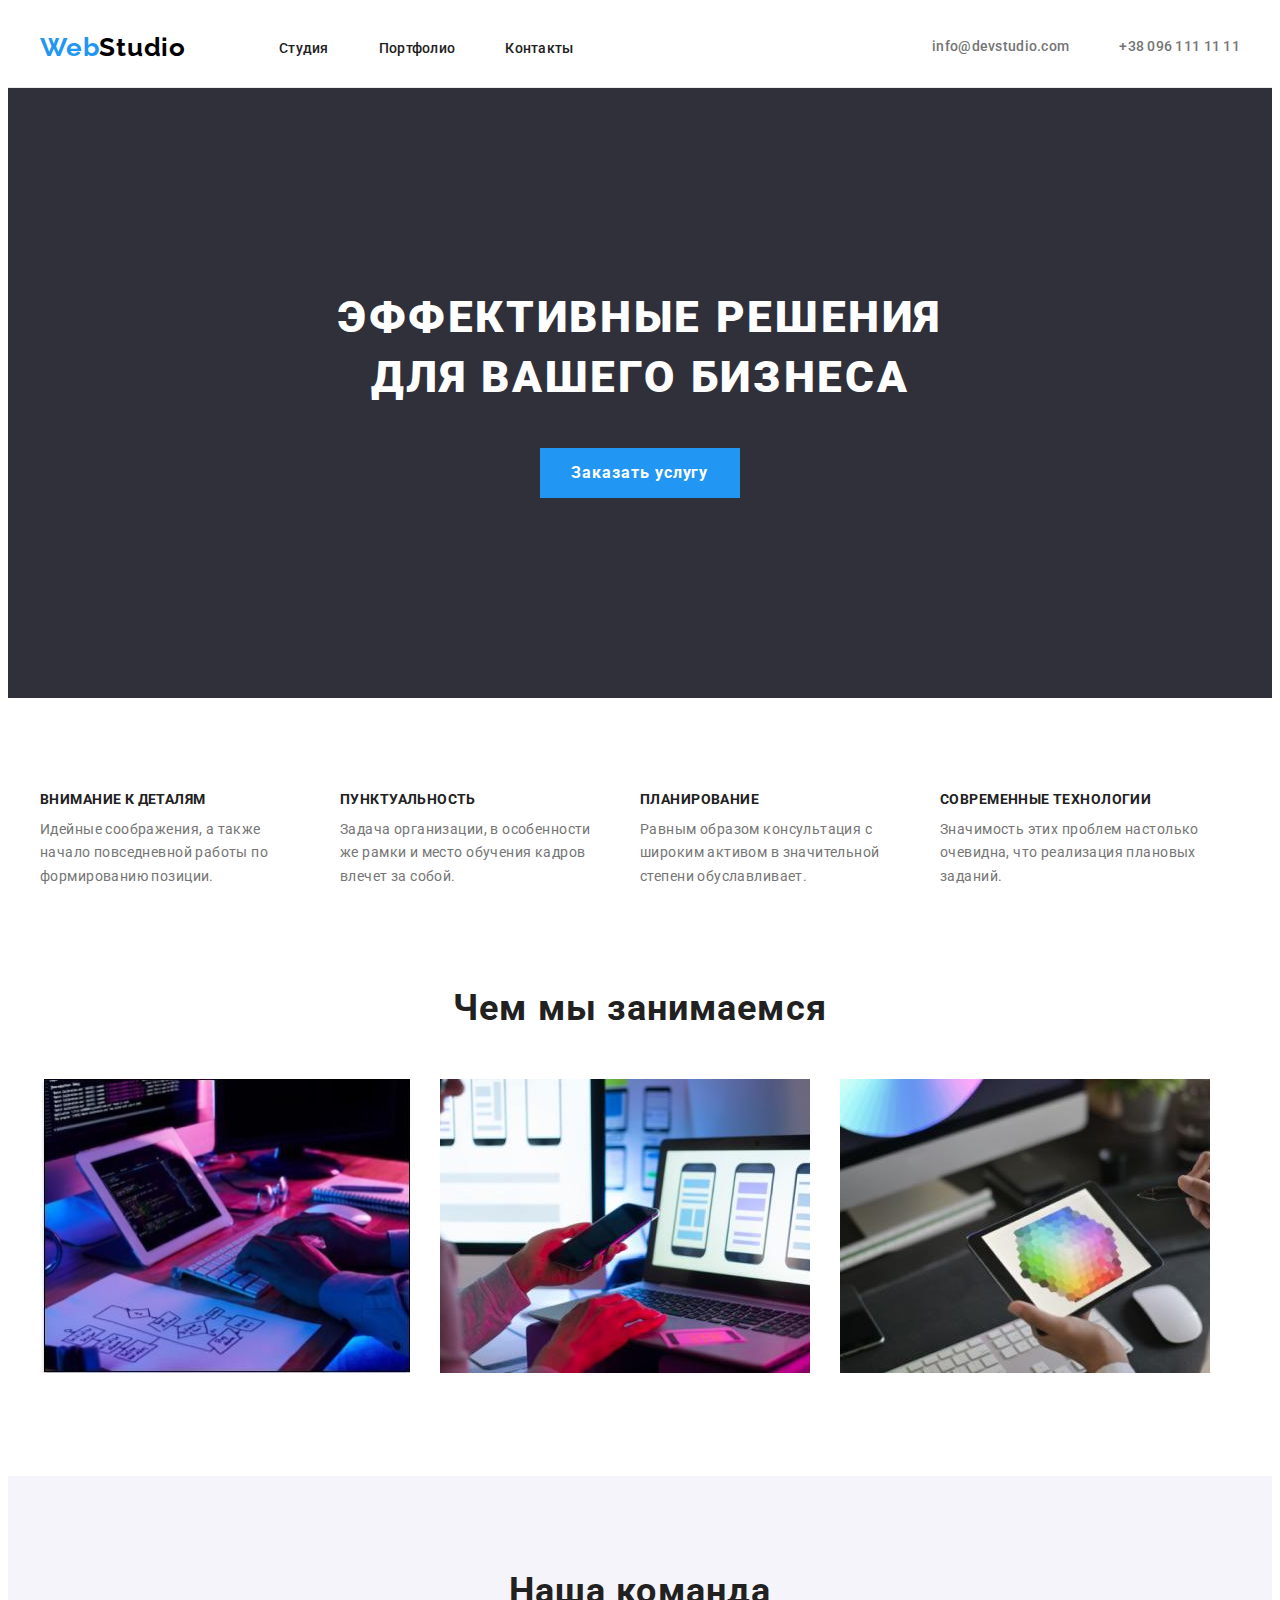
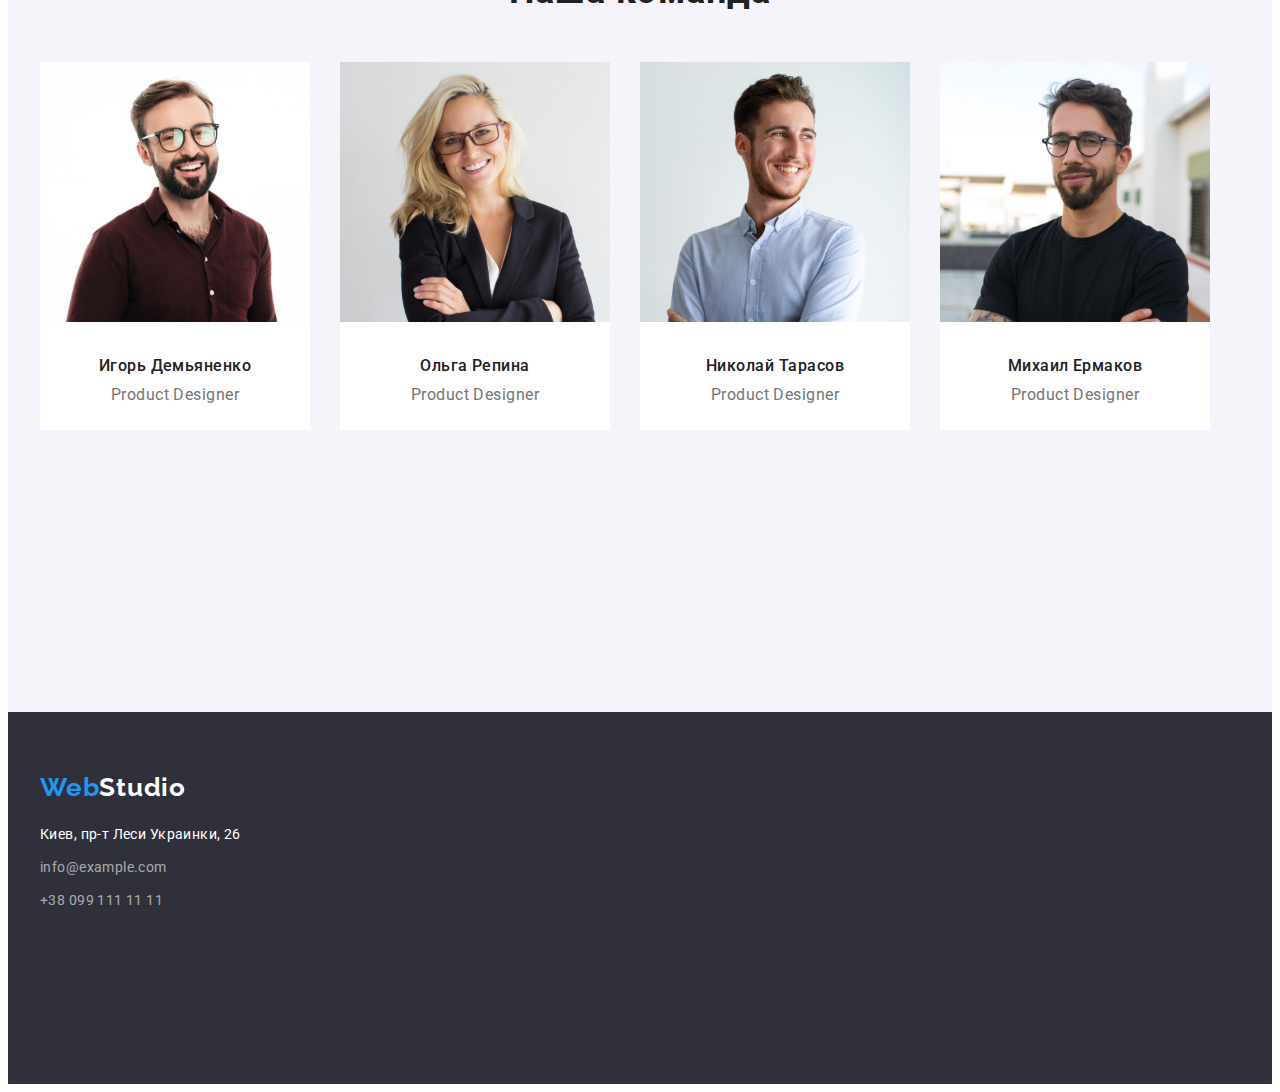
<file: index.html>
<!DOCTYPE html>
<html lang="ru">
<head>
    <meta charset="UTF-8">
    <meta http-equiv="X-UA-Compatible" content="IE=edge">
    <meta name="viewport" content="width=device-width, initial-scale=1.0">
    <title>Студия</title>
    <link rel="preconnect" href="https://fonts.googleapis.com">
    <link rel="preconnect" href="https://fonts.gstatic.com" crossorigin>
    <link href="https://fonts.googleapis.com/css2?family=Raleway:wght@700&family=Roboto:wght@400;500;700;900&display=swap"
        rel="stylesheet">
    <link rel="stylesheet" href="https://cdnjs.cloudflare.com/ajax/libs/modern-normalize/1.1.0/modern-normalize.min.css"
        integrity="sha512-wpPYUAdjBVSE4KJnH1VR1HeZfpl1ub8YT/NKx4PuQ5NmX2tKuGu6U/JRp5y+Y8XG2tV+wKQpNHVUX03MfMFn9Q=="
        crossorigin="anonymous" referrerpolicy="no-referrer" />
    <link rel="stylesheet" href="./css/styles.css">
</head>
<body>
    <header class="header">
        <div class="container header-container">
        <nav class="header-nav">
            <a class="link header-logo" href="" lang="en"><span class="logo-web">Web</span><span class="logo-studio-dark">Studio</span></a>
            <ul class="list menu-list">
                <li class="list-item">
                    <a class="menu-link link" href="index.html">Студия</a>
                </li>
                <li class="list-item">
                    <a class="menu-link link" href="portfolio.html">Портфолио</a>
                </li>
                <li class="list-item">
                    <a class="menu-link link" href="#contacts">Контакты</a>
                </li>
            </ul>
        </nav>
        <div class="header-contacts">
            <a class="header-mail link" href="mailto:info@devstudio.com">info@devstudio.com</a>
            <a class="header-tel link" href="tel:+380961111111">+38 096 111 11 11</a>
        </div>
        </div>
    </header>
    <main class="maim">
        <section class="main-section">
            <h1 class="main-title">Эффективные решения для вашего бизнеса</h1>
            <div class="button">
                <button class="btn btn-main" type="button">Заказать услугу</button>
            </div>
        </section>
        <section class="about section">
            <div class="container">
                <h2 class="about-title visually-hidden">About us</h2>
                <ul class="about-list list">
                    <li class="about-item">
                        <h3 class="about-main-text">Внимание к деталям</h3>
                        <p class="about-sec-text">Идейные соображения, а также начало повседневной работы по формированию позиции.</p>
                    </li>
                    <li class="about-item">
                        <h3 class="about-main-text">Пунктуальность</h3>
                        <p class="about-sec-text">Задача организации, в особенности же рамки и место обучения кадров влечет за собой.
                        </p>
                    </li>
                    <li class="about-item">
                        <h3 class="about-main-text">Планирование</h3>
                        <p class="about-sec-text">Равным образом консультация с широким активом в значительной степени обуславливает.
                        </p>
                    </li>
                    <li class="about-item">
                        <h3 class="about-main-text">Современные технологии</h3>
                        <p class="about-sec-text">Значимость этих проблем настолько очевидна, что реализация плановых заданий.</p>
                    </li>
                </ul>
            </div>
        </section>
        <section class="wwd">
            <div class="section-title container">
                <h2 class="wwd-title">Чем мы занимаемся</h2>
                <ul class="wwd-list list">
                    <li class="wwd-item">
                        <img src="./img/work-on-keybord.jpg" alt="написание текста"
                        width="370"
                        height="294">
                    </li>
                    <li class="wwd-item">
                        <img src="./img/sckan-phone.jpg" alt="сканирование телефона"
                        width="370"
                        height="294">
                    </li>
                    <li class="wwd-item">
                        <img src="./img/create-color.jpg" alt="создание цвета"
                        width="370"
                        height="294">
                    </li>
                </ul>
            </div>
        </section>
        <section class="team section">
            <div class="container team-container">
                <div  class="section-title-team">
                    <h2 class="team-title">Наша команда</h2>
                </div>
                <ul class="team-list list">
                    <li class="team-link">
                        <img src="./img/worker-1.jpg" alt="Работник Игорь" width="270" height="260">
                        <div class="team-text">
                            <h3 class="team-name">Игорь Демьяненко</h3>
                            <p class="team-work" lang="en">Product Designer</p>
                        </div>
                    </li>
                    <li class="team-link">
                        <img src="./img/worker-2.jpg" alt="Работник Ольга" width="270" height="260">
                        <div class="team-text">
                            <h3 class="team-name">Ольга Репина</h3>
                            <p class="team-work" lang="en">Product Designer</p>
                        </div>
                    </li>
                    <li class="team-link">
                        <img src="./img/worker-3.jpg" alt="Работник Николай" width="270" height="260">
                        <div class="team-text">
                            <h3 class="team-name">Николай Тарасов</h3>
                            <p class="team-work" lang="en">Product Designer</p>
                        </div>
                    </li>
                    <li class="team-link">
                        <img src="./img/worker-4.jpg" alt="Работник Михаил" width="270" height="260">
                        <div class="team-text">
                            <h3 class="team-name">Михаил Ермаков</h3>
                            <p class="team-work" lang="en">Product Designer</p>
                        </div>
                    </li>
                </ul>
            </div>
            
        </section>
    </main>
    <footer class="footer" id="contacts">
        <div class="container footer-container">
            <div class="logo-footer">
                <a class="link" href="" lang="en"><span class="logo-web">Web</span><span
                        class="logo-studio-light">Studio</span></a>
            </div>
            <address class="adrs">
                <ul class="adrs-list list">
                    <li class="adrs-item">
                        <a class="adrs-link-map link" href="http://goo.gl/maps/uyyySEDAF5n8Mbhi7" target="_blank"
                            rel="noopener noreferrer">Киев, пр-т Леси Украинки, 26</a>
                    </li>
                    <li class="adrs-item">
                        <a class="adrs-link-contacts link" href="mailto:info@example.com">info@example.com</a>
                    </li>
                    <li class="adrs-item">
                        <a class="adrs-link-contacts link" href="tel:+380991111111">+38 099 111 11 11</a>
                    </li>
                </ul>
            </address>
        </div>
    </footer>
</body>
</html>
</file>
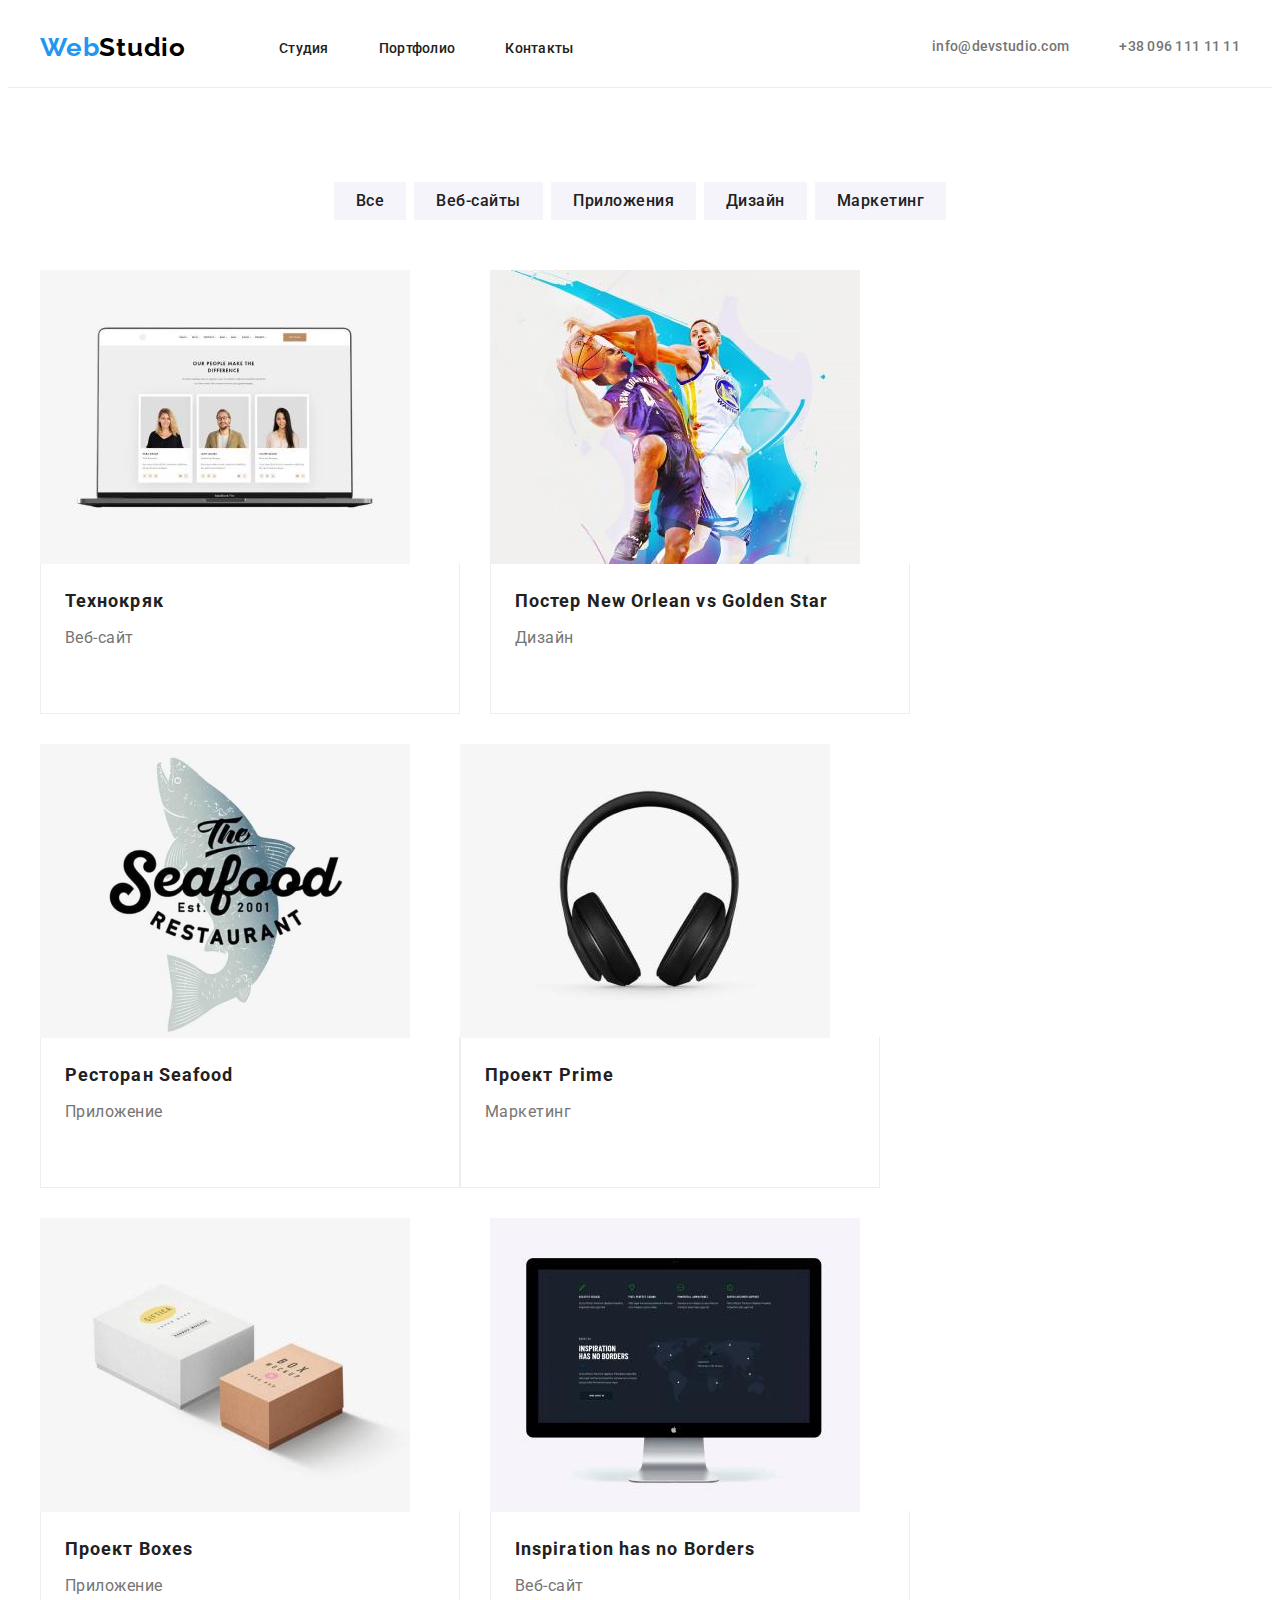
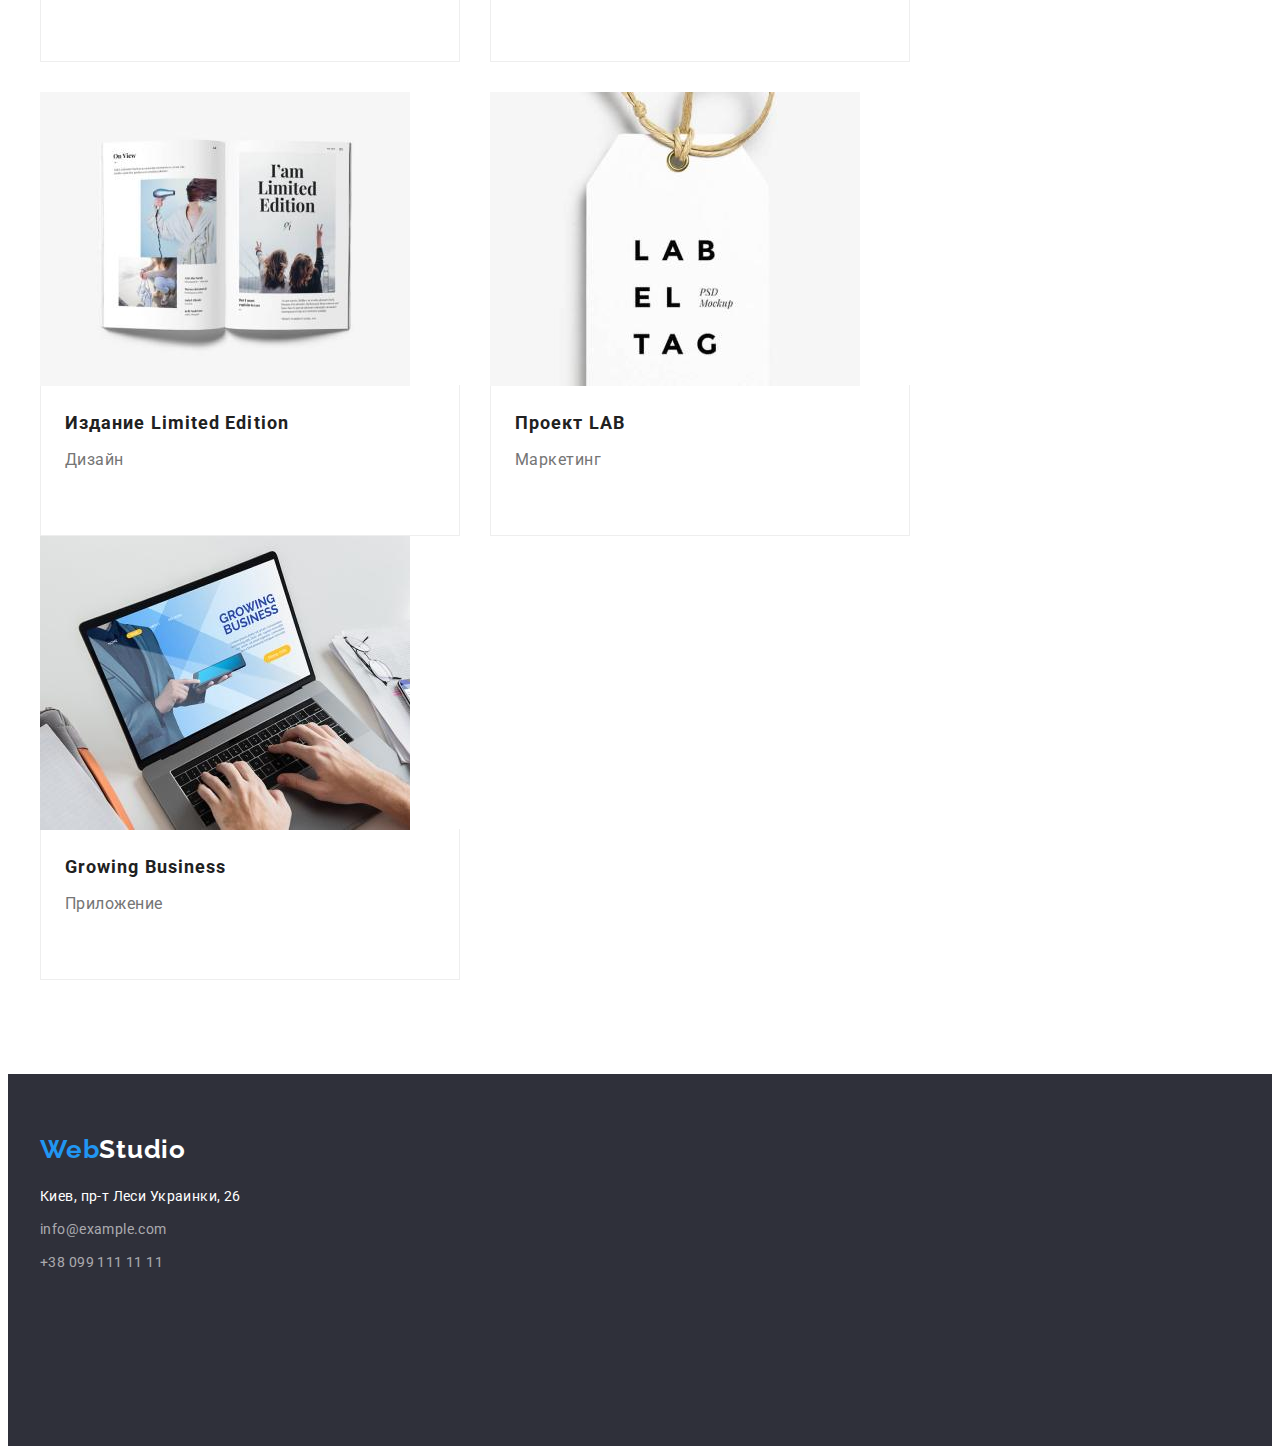
<file: portfolio.html>
<!DOCTYPE html>
<html lang="ru">

<head>
    <meta charset="UTF-8">
    <meta http-equiv="X-UA-Compatible" content="IE=edge">
    <meta name="viewport" content="width=device-width, initial-scale=1.0">
    <title>Портфолио</title>
    <link rel="preconnect" href="https://fonts.googleapis.com">
    <link rel="preconnect" href="https://fonts.gstatic.com" crossorigin>
    <link
        href="https://fonts.googleapis.com/css2?family=Raleway:wght@700&family=Roboto:wght@400;500;700;900&display=swap"
        rel="stylesheet">
    <link rel="stylesheet" href="https://cdnjs.cloudflare.com/ajax/libs/modern-normalize/1.1.0/modern-normalize.min.css"
        integrity="sha512-wpPYUAdjBVSE4KJnH1VR1HeZfpl1ub8YT/NKx4PuQ5NmX2tKuGu6U/JRp5y+Y8XG2tV+wKQpNHVUX03MfMFn9Q=="
        crossorigin="anonymous" referrerpolicy="no-referrer" />
    <link rel="stylesheet" href="./css/styles.css">
</head>

<body>
    <header class="header">
        <div class="container header-container">
            <nav class="header-nav">
                <a class="link header-logo" href="" lang="en"><span class="logo-web">Web</span><span
                        class="logo-studio-dark">Studio</span></a>
                <ul class="list menu-list">
                    <li class="list-item">
                        <a class="menu-link link" href="index.html">Студия</a>
                    </li>
                    <li class="list-item">
                        <a class="menu-link link" href="portfolio.html">Портфолио</a>
                    </li>
                    <li class="list-item">
                        <a class="menu-link link" href="#contacts">Контакты</a>
                    </li>
                </ul>
            </nav>
            <div class="header-contacts">
                <a class="header-mail link" href="mailto:info@devstudio.com">info@devstudio.com</a>
                <a class="header-tel link" href="tel:+380961111111">+38 096 111 11 11</a>
            </div>
        </div>
    </header>
    <main class="">
        <h1 class="visually-hidden">Портфолио</h1>
        <section class="portfolio section">
           <div class="container">
                <ul class="portfolio-btn-list list">
                    <li class="portfolio-btn-item">
                        <button class="btn btn-portfolio" type="button">Все</button>
                    </li>
                    <li class="portfolio-btn-item">
                        <button class="btn btn-portfolio btn-web" type="button">Веб-сайты</button>
                    </li>
                    <li class="portfolio-btn-item">
                        <button class="btn btn-portfolio" type="button">Приложения</button>
                    </li>
                    <li class="portfolio-btn-item">
                        <button class="btn btn-portfolio" type="button">Дизайн</button>
                    </li>
                    <li class="portfolio-btn-item">
                        <button class="btn btn-portfolio" type="button">Маркетинг</button>
                    </li>
                </ul>
                <ul class="portfolio-list list" id="portfolio">
                    <li class="portfolio-item">
                        <img src="./img/project-1.jpg" alt="Ноутбук" width="370" height="294">
                        <div class="foto-item">
                            <h3 class="foto-title">Технокряк</h3>
                            <p class="foto-text">Веб-сайт</p>
                        </div>
                    </li>
                    <li class="portfolio-item">
                        <img src="./img/project-2.jpg" alt="Постер" width="370" height="294">
                        <div class="foto-item">
                            <h3 class="foto-title">Постер New Orlean vs Golden Star</h3>
                            <p class="foto-text">Дизайн</p>
                        </div>
                    </li>
                    <li class="portfolio-item">
                        <img src="./img/project-3.jpg" alt="Ресторан" width="370" height="294">
                        <div class="foto-item">
                            <h3 class="foto-title">Ресторан Seafood</h3>
                            <p class="foto-text">Приложение</p>
                        </div>
                    </li>
                    <li class="portfolio-item">
                        <img src="./img/project-4.jpg" alt="Наушники" width="370" height="294">
                        <div class="foto-item">
                            <h3 class="foto-title">Проект Prime</h3>
                            <p class="foto-text">Маркетинг</p>
                        </div>
                    </li>
                    <li class="portfolio-item">
                        <img src="./img/project-5.jpg" alt="Коробки" width="370" height="294">
                        <div class="foto-item">
                            <h3 class="foto-title">Проект Boxes</h3>
                            <p class="foto-text">Приложение</p>
                        </div>
                    </li>
                    <li class="portfolio-item">
                        <img src="./img/project-6.jpg" alt="Монитор" width="370" height="294">
                        <div class="foto-item">
                            <h3 class="foto-title" lang="en">Inspiration has no Borders</h3>
                            <p class="foto-text">Веб-сайт</p>
                        </div>
                    </li>
                    <li class="portfolio-item">
                        <img src="./img/project-7.jpg" alt="Журнал" width="370" height="294">
                        <div class="foto-item">
                            <h3 class="foto-title">Издание Limited Edition</h3>
                            <p class="foto-text">Дизайн</p>
                        </div>
                    </li>
                    <li class="portfolio-item">
                        <img src="./img/project-8.jpg" alt="Бирка" width="370" height="294">
                        <div class="foto-item">
                            <h3 class="foto-title">Проект LAB</h3>
                            <p class="foto-text">Маркетинг</p>
                        </div>
                    </li>
                    <li class="portfolio-item">
                        <img src="./img/project-9.jpg" alt="Работа" width="370" height="294">
                        <div class="foto-item">
                            <h3 class="foto-title" lang="en">Growing Business</h3>
                            <p class="foto-text">Приложение</p>
                        </div>
                    </li>
                </ul>
           </div>
        </section>
    </main>
    <footer class="footer" id="contacts">
        <div class="container footer-container">
            <div class="logo-footer">
                <a class="link" href="" lang="en"><span class="logo-web">Web</span><span
                        class="logo-studio-light">Studio</span></a>
            </div>
            <address class="adrs">
                <ul class="adrs-list list">
                    <li class="adrs-item">
                        <a class="adrs-link-map link" href="http://goo.gl/maps/uyyySEDAF5n8Mbhi7" target="_blank"
                            rel="noopener noreferrer">Киев, пр-т Леси Украинки, 26</a>
                    </li>
                    <li class="adrs-item">
                        <a class="adrs-link-contacts link" href="mailto:info@example.com">info@example.com</a>
                    </li>
                    <li class="adrs-item">
                        <a class="adrs-link-contacts link" href="tel:+380991111111">+38 099 111 11 11</a>
                    </li>
                </ul>
            </address>
        </div>
    </footer>
</body>

</html>
</file>
<file: css/styles.css>
:root {
  --header-text-color: #212121;
  --header-sec-text-color: #757575;
  --primery-text-color: #212121;
  --sacondary-text-color: #757575;
  --third-text-color: #ffffff;
  --accent-color: #2196f3;
  --primery-title-color: #ffffff;
  --secondary-title-color: #212121;
  --logo-main-color: #2196f3;
}

p,
h1,
h2,
h3,
h4,
h5,
h6 {
  margin: 0;
}

ul {
  padding: 0;
  margin: 0;
}

button {
  cursor: pointer;
}

body {
  font-family: "roboto", sans-serif;
  color: #212121;
}

.container {
  width: 1200px;
  padding-left: 15px;
  padding-right: 15px;
  margin: 0 auto;
}

.list {
  list-style: none;
}

.link {
  text-decoration: none;
}

.btn {
  font-size: 16px;
  line-height: 1.87;
  display: flex;
  align-items: center;
  text-align: center;
  letter-spacing: 0.06em;
}

.section-title {
  font-weight: 700;
  font-size: 36px;
  line-height: 1.17;
  text-align: center;
  letter-spacing: 0.03em;
  color: var(--secondary-title-color);
}

.section {
  padding-top: 94px;
  padding-bottom: 94px;
}

/* .section:not(:last-child) {
  margin-bottom: 94px;
} */

/*----------------header--------------*/

.header {
  padding-top: 24px;
  padding-bottom: 24px;
  border-bottom: 1px solid #ececec;
}

.logo-web {
  font-family: raleway, sans-serif;
  font-weight: 700;
  font-size: 26px;
  line-height: 1.19;
  letter-spacing: 0.03em;
  color: var(--logo-main-color);
}

.logo-studio-dark {
  font-family: raleway, sans-serif;
  font-weight: 700;
  font-size: 26px;
  line-height: 1.19;
  letter-spacing: 0.03em;
  color: #000000;
}

.header-container {
  display: flex;
}

.header-nav {
  display: flex;
  align-items: center;
}

.header-logo {
  margin-right: 93px;
}

.menu-list {
  display: flex;
}

.list-item:not(:last-child) {
  margin-right: 50px;
}

.header-contacts {
  display: flex;
  align-items: center;
  margin-left: auto;
}

.menu-link {
  font-weight: 500;
  font-size: 14px;
  line-height: 1.14;
  letter-spacing: 0.02em;
  color: var(--header-text-color);
}

.menu-link:hover,
.menu-link:focus {
  color: var(--accent-color);
}

.header-mail {
  font-weight: 500;
  font-size: 14px;
  line-height: 1.14;
  letter-spacing: 0.02em;
  color: var(--header-sec-text-color);
  margin-right: 50px;
}

.header-mail:hover,
.header-mail:focus {
  color: var(--accent-color);
}

.header-tel {
  font-weight: 500;
  font-size: 14px;
  line-height: 1.14;
  letter-spacing: 0.02em;
  color: var(--header-sec-text-color);
}

.header-tel:hover,
.header-tel:focus {
  color: var(--accent-color);
}

/*----------------main--------------*/

.main-section {
  background-color: #2f303a;
  align-items: center;
  padding-top: 200px;
  padding-bottom: 200px;
}

.main-title {
  font-weight: 900;
  font-size: 44px;
  line-height: 1.36;
  text-align: center;
  letter-spacing: 0.06em;
  text-transform: uppercase;
  color: var(--primery-title-color);
  width: 696px;
  margin-right: auto;
  margin-left: auto;
}

.button {
  /* padding-bottom: 200px; */
  margin-top: 40px;
}

.btn-main {
  font-family: inherit;
  font-weight: 700;
  color: #ffffff;
  background: #2196f3;
  width: 200px;
  height: 50px;
  padding: 10px 31px;
  margin-right: auto;
  margin-left: auto;
  border: 0;
}

.btn-main:hover,
.btn-main:focus {
  background-color: #188ce8;
}

/*--------------about us--------------*/

.about {
  padding-top: 94px;
  padding-bottom: 94px;
}

.visually-hidden {
  position: absolute;
  white-space: nowrap;
  width: 1px;
  height: 1px;
  overflow: hidden;
  border: 0;
  padding: 0;
  clip: rect(0 0 0 0);
  clip-path: inset(50%);
  margin: -1px;
}

.about-list {
  display: flex;
  /* padding-top: 94px;
  padding-bottom: 94px; */
}

.about-item {
  width: 270px;
  height: 101px;
}

.about-item:not(:last-child) {
  margin-right: 30px;
}

.about-main-text {
  font-weight: 700;
  font-size: 14px;
  line-height: 1.14;
  letter-spacing: 0.03em;
  text-transform: uppercase;
  color: var(--primery-text-color);
  margin-bottom: 10px;
}

.about-sec-text {
  font-weight: 400;
  font-size: 14px;
  line-height: 1.71;
  letter-spacing: 0.03em;
  color: var(--sacondary-text-color);
}

/*------------what we do-----------*/

.wwd {
  padding-bottom: 94px;
}

.wwd-title {
  font-weight: 700;
  font-size: 36px;
  line-height: 1.17;
  text-align: center;
  letter-spacing: 0.03em;
  color: var(--secondary-title-color);
  margin-bottom: 50px;
}

.wwd-list {
  display: flex;
  align-items: center;
}

/* .section-title {
  padding-bottom: 50px;
} */

.wwd-item:not(:last-child) {
  margin-right: 30px;
}

/*----------------team--------------*/

.team {
  background-color: #f5f4fa;
  height: 648px;
}

.team-title {
  font-weight: 700;
  font-size: 36px;
  line-height: 1.17;
  text-align: center;
  letter-spacing: 0.03em;
  color: var(--secondary-title-color);
  margin-bottom: 50px;
}

.section-title-team {
  margin-right: auto;
  margin-left: auto;
}

.team-list {
  display: flex;
  /* margin-right: auto;
  margin-left: auto; */
}

.team-link {
  background-color: #ffffff;
  height: 368px;
}

.team-link:not(:last-child) {
  margin-right: 30px;
}

.team-text {
  padding-top: 30px;
  padding-bottom: 30px;
}

.team-name {
  font-weight: 500;
  font-size: 16px;
  line-height: 1.19;
  text-align: center;
  letter-spacing: 0.03em;
  color: var(--primery-text-color);
  margin-bottom: 10px;
}

.team-work {
  font-weight: normal;
  font-size: 16px;
  line-height: 1.19;
  text-align: center;
  letter-spacing: 0.03em;
  color: var(--sacondary-text-color);
}

/*----------------footer--------------*/

.footer {
  background: #2f303a;
  height: 252px;
  padding-top: 60px;
  padding-bottom: 60px;
}

.footer-container {
}

.logo-footer {
  margin-bottom: 20px;
}

.logo-studio-light {
  font-family: Raleway, sans-serif;
  font-style: 400;
  font-weight: 700;
  font-size: 26px;
  line-height: 1.19;
  letter-spacing: 0.03em;
  color: #ffffff;
}

.adrs {
  font-style: inherit;
}

.adrs-list {
  width: 231px;
  height: 81px;
}

.adrs-item {
  margin-top: 9px;
  margin-bottom: 9px;
}

.adrs-link-map {
  font-weight: 400;
  font-size: 14px;
  line-height: 1.71;
  letter-spacing: 0.03em;
  color: var(--third-text-color);
}
.adrs-link-map:hover,
.adrs-link-map:focus {
  color: var(--accent-color);
}

.adrs-link-contacts {
  font-weight: 400;
  font-size: 14px;
  line-height: 1.71;
  letter-spacing: 0.03em;
  color: rgba(255, 255, 255, 0.6);
}
.adrs-link-contacts:hover,
.adrs-link-contacts:focus {
  color: var(--accent-color);
}

/*----------------portfolio--------------*/

.portfolio {
  padding-top: 94px;
  padding-bottom: 94px;
}

.portfolio-btn-list {
  display: flex;
  justify-content: center;
  margin-bottom: 50px;
}

.portfolio-btn-item:not(:last-child) {
  margin-right: 8px;
}

.btn-portfolio {
  font-family: inherit;
  font-weight: 500;
  text-align: center;
  letter-spacing: 0.03em;
  color: var(--primery-text-color);
  background: #f5f4fa;
  height: 38px;
  border: 0;
  padding: 6px 22px;
}

.btn-portfolio:hover,
.btn-portfolio:focus {
  color: #ffffff;
  background-color: #2196f3;
}

.btn-web {
  width: 129px;
}

.portfolio-list {
  display: flex;
  flex-wrap: wrap;
}

.portfolio-item {
  margin-right: 30px;
  margin-bottom: 30px;
}

.portfolio-item:nth-child(3n + 0) {
  margin-right: 0;
}

.portfolio-item:nth-child(1n + 6) {
  margin-bottom: 0;
}

.foto-item {
  width: 370px;
  height: 110px;
  border: 1px solid #eeeeee;
  border-top: 0;
  margin-top: -5px;
  padding-top: 20px;
  padding-bottom: 20px;
  padding-left: 24px;
  padding-right: 24px;
}

.foto-title {
  font-weight: 700;
  font-size: 18px;
  line-height: 2;
  letter-spacing: 0.06em;
  color: var(--primery-text-color);

  padding-bottom: 4px;
}

.foto-text {
  font-weight: normal;
  font-size: 16px;
  line-height: 1.87;
  letter-spacing: 0.03em;
  color: var(--sacondary-text-color);
}
</file>
